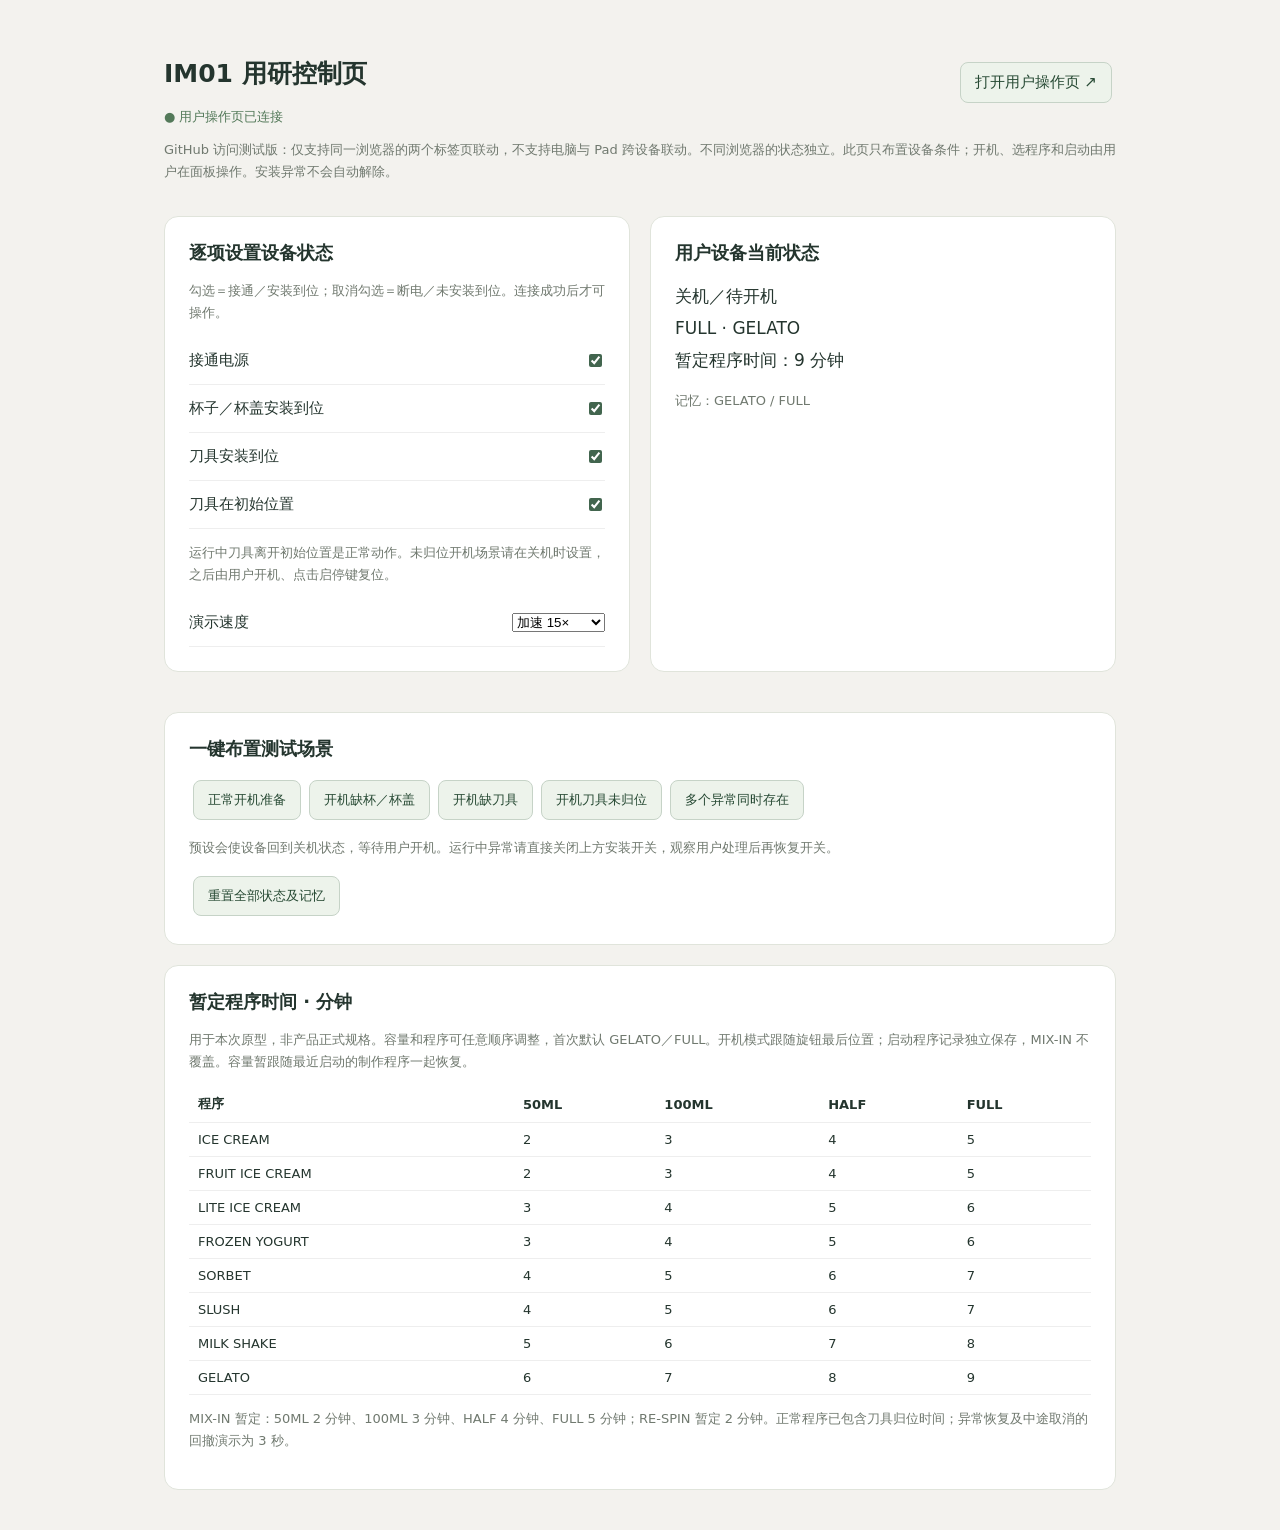
<file: control.html>
<!doctype html><html lang="zh-CN"><meta charset="UTF-8"><meta name="viewport" content="width=device-width,initial-scale=1"><title>IM01 用研控制页</title><style>*{box-sizing:border-box}body{margin:0;background:#f3f2ee;color:#24352e;font:15px system-ui}main{max-width:1000px;margin:40px auto;padding:0 24px}header{display:flex;justify-content:space-between;align-items:center}h1{font-size:25px}h2{font-size:18px;margin-top:0}.grid{display:grid;grid-template-columns:1fr 1fr;gap:20px}section{background:white;border:1px solid #e0e4db;padding:24px;border-radius:14px;margin:20px 0}label{display:flex;justify-content:space-between;padding:14px 0;border-bottom:1px solid #eee}input{accent-color:#42654e}button,a{display:inline-block;border:1px solid #c6d3c7;background:#edf3eb;color:#264933;padding:10px 14px;border-radius:8px;cursor:pointer;text-decoration:none;margin:4px}p{line-height:1.7;color:#70796f;font-size:13px}output{display:block;white-space:pre-line;line-height:1.9;font-size:17px}.log{font-size:12px;white-space:pre-line;color:#67766b}table{width:100%;border-collapse:collapse;font-size:13px}td,th{padding:9px;text-align:left;border-bottom:1px solid #eee}.badge{color:#537959;font-size:13px}@media(max-width:700px){.grid{grid-template-columns:1fr}header{display:block}}</style><main><header><div><h1>IM01 用研控制页</h1><span id="connection" class="badge">等待用户操作页连接</span></div><a href="/" target="_blank">打开用户操作页 ↗</a></header><p>GitHub 访问测试版：仅支持同一浏览器的两个标签页联动，不支持电脑与 Pad 跨设备联动。不同浏览器的状态独立。此页只布置设备条件；开机、选程序和启动由用户在面板操作。安装异常不会自动解除。</p><div class="grid"><section><h2>逐项设置设备状态</h2><p>勾选＝接通／安装到位；取消勾选＝断电／未安装到位。连接成功后才可操作。</p><label>接通电源<input type="checkbox" id="supply"></label><label>杯子／杯盖安装到位<input type="checkbox" id="pint"></label><label>刀具安装到位<input type="checkbox" id="blade"></label><label>刀具在初始位置<input type="checkbox" id="home"></label><p>运行中刀具离开初始位置是正常动作。未归位开机场景请在关机时设置，之后由用户开机、点击启停键复位。</p><label>演示速度<select id="speed"><option value="1">真实计时 1×</option><option value="15" selected>加速 15×</option><option value="60">加速 60×</option></select></label></section><section><h2>用户设备当前状态</h2><output id="state">等待用户操作页连接</output><p id="memory"></p><div id="log" class="log"></div></section></div><section><h2>一键布置测试场景</h2><button data-preset="normal">正常开机准备</button><button data-preset="pint">开机缺杯／杯盖</button><button data-preset="blade">开机缺刀具</button><button data-preset="home">开机刀具未归位</button><button data-preset="all">多个异常同时存在</button><p>预设会使设备回到关机状态，等待用户开机。运行中异常请直接关闭上方安装开关，观察用户处理后再恢复开关。</p><button id="reset">重置全部状态及记忆</button></section><section><h2>暂定程序时间 · 分钟</h2><p>用于本次原型，非产品正式规格。容量和程序可任意顺序调整，首次默认 GELATO／FULL。开机模式跟随旋钮最后位置；启动程序记录独立保存，MIX-IN 不覆盖。容量暂跟随最近启动的制作程序一起恢复。</p><table id="times"></table><p>MIX-IN 暂定：50ML 2 分钟、100ML 3 分钟、HALF 4 分钟、FULL 5 分钟；RE-SPIN 暂定 2 分钟。正常程序已包含刀具归位时间；异常恢复及中途取消的回撤演示为 3 秒。</p></section></main><script src="local-sync.js"></script><script src="engine.js?v=27"></script><script>
const room=new URLSearchParams(location.search).get('room')||'4d6c488470ec4f3fa85ba9b6469a78bc';const roomFetch=(url,options)=>localRoomFetch(room,url,options);const KEY='im01-v4',modes=['ICE CREAM','FRUIT ICE CREAM','LITE ICE CREAM','FROZEN YOGURT','SORBET','SLUSH','MILK SHAKE','GELATO'],qty=['50ML','100ML','HALF','FULL'];
let connected=false,pendingSeq=0;
function controlsEnabled(yes){document.querySelectorAll('input,select,button').forEach(e=>e.disabled=!yes);}
controlsEnabled(false);
async function send(c){if(!connected)return;pendingSeq=Infinity;try{const result=await roomFetch('/api/command',{method:'POST',headers:{'Content-Type':'application/json'},body:JSON.stringify(c)}).then(r=>r.json());pendingSeq=result.seq;document.getElementById('connection').textContent='指令已发送，等待设备确认…';}catch(e){pendingSeq=0;document.getElementById('connection').textContent='连接失败，请检查电脑服务';}}
for(const key of ['supply','pint','blade','home'])document.getElementById(key).onchange=e=>send({action:'sensor',key,value:e.target.checked});
document.getElementById('speed').onchange=e=>send({action:'speed',value:e.target.value});
document.querySelector('a').href='panel.html?room='+encodeURIComponent(room);const presets={normal:{supply:true,pint:true,blade:true,home:true},pint:{supply:true,pint:false,blade:true,home:true},blade:{supply:true,pint:true,blade:false,home:true},home:{supply:true,pint:true,blade:true,home:false},all:{supply:true,pint:false,blade:false,home:false}};
document.querySelectorAll('[data-preset]').forEach(b=>b.onclick=()=>send({action:'preset',values:presets[b.dataset.preset]}));document.getElementById('reset').onclick=()=>send({action:'reset'});
const labels={off:'关机／待开机',setup:'容量与程序设置',running:'程序运行',retracting:'刀具回撤／复位中',finished:'程序完成',error:'安装异常',needHome:'等待用户点击启停键复位'};
async function refresh(){let data;try{data=await roomFetch('/api/sync',{cache:'no-store'}).then(r=>r.json());}catch(e){document.getElementById('connection').textContent='电脑服务连接失败';return;}const s=data.state;if(!s){connected=false;controlsEnabled(false);document.getElementById('connection').textContent='未连接用户页：请先打开设备面板页面';return;}const active=Date.now()-s.heartbeat<5000;connected=active;controlsEnabled(active);if(pendingSeq&&(s.ackSeq||0)<pendingSeq){document.getElementById('connection').textContent='等待设备执行指令…';return;}pendingSeq=0;document.getElementById('connection').textContent=active?'● 用户操作页已连接':'用户操作页未连接或已暂停';for(const key of ['supply','pint','blade','home'])document.getElementById(key).checked=s[key];document.getElementById('speed').value=String(s.timeScale);document.getElementById('state').textContent=(labels[s.phase]||s.phase)+'\n'+qty[s.qty]+' · '+(s.mode===8?'MIX-IN':modes[s.mode])+(s.kind==='respin'?' · RE-SPIN':'')+'\n暂定程序时间：'+s.minutes+' 分钟'+(s.phase==='running'?'\n剩余：'+Math.ceil(s.left)+' 秒':'')+(s.error?'\n当前异常：'+(s.error==='pint'?'杯／杯盖未安装到位':'刀具未安装到位'):'');document.getElementById('memory').textContent='记忆：'+modes[s.memory.mode]+' / '+qty[s.memory.qty];document.getElementById('log').textContent=s.history.slice(0,7).join('\n');}
document.getElementById('times').innerHTML='<tr><th>程序</th>'+qty.map(q=>'<th>'+q+'</th>').join('')+'</tr>'+Machine.MINUTES.map((row,i)=>'<tr><td>'+modes[i]+'</td>'+row.map(n=>'<td>'+n+'</td>').join('')+'</tr>').join('');setInterval(refresh,500);refresh();
</script></html>
</file>
